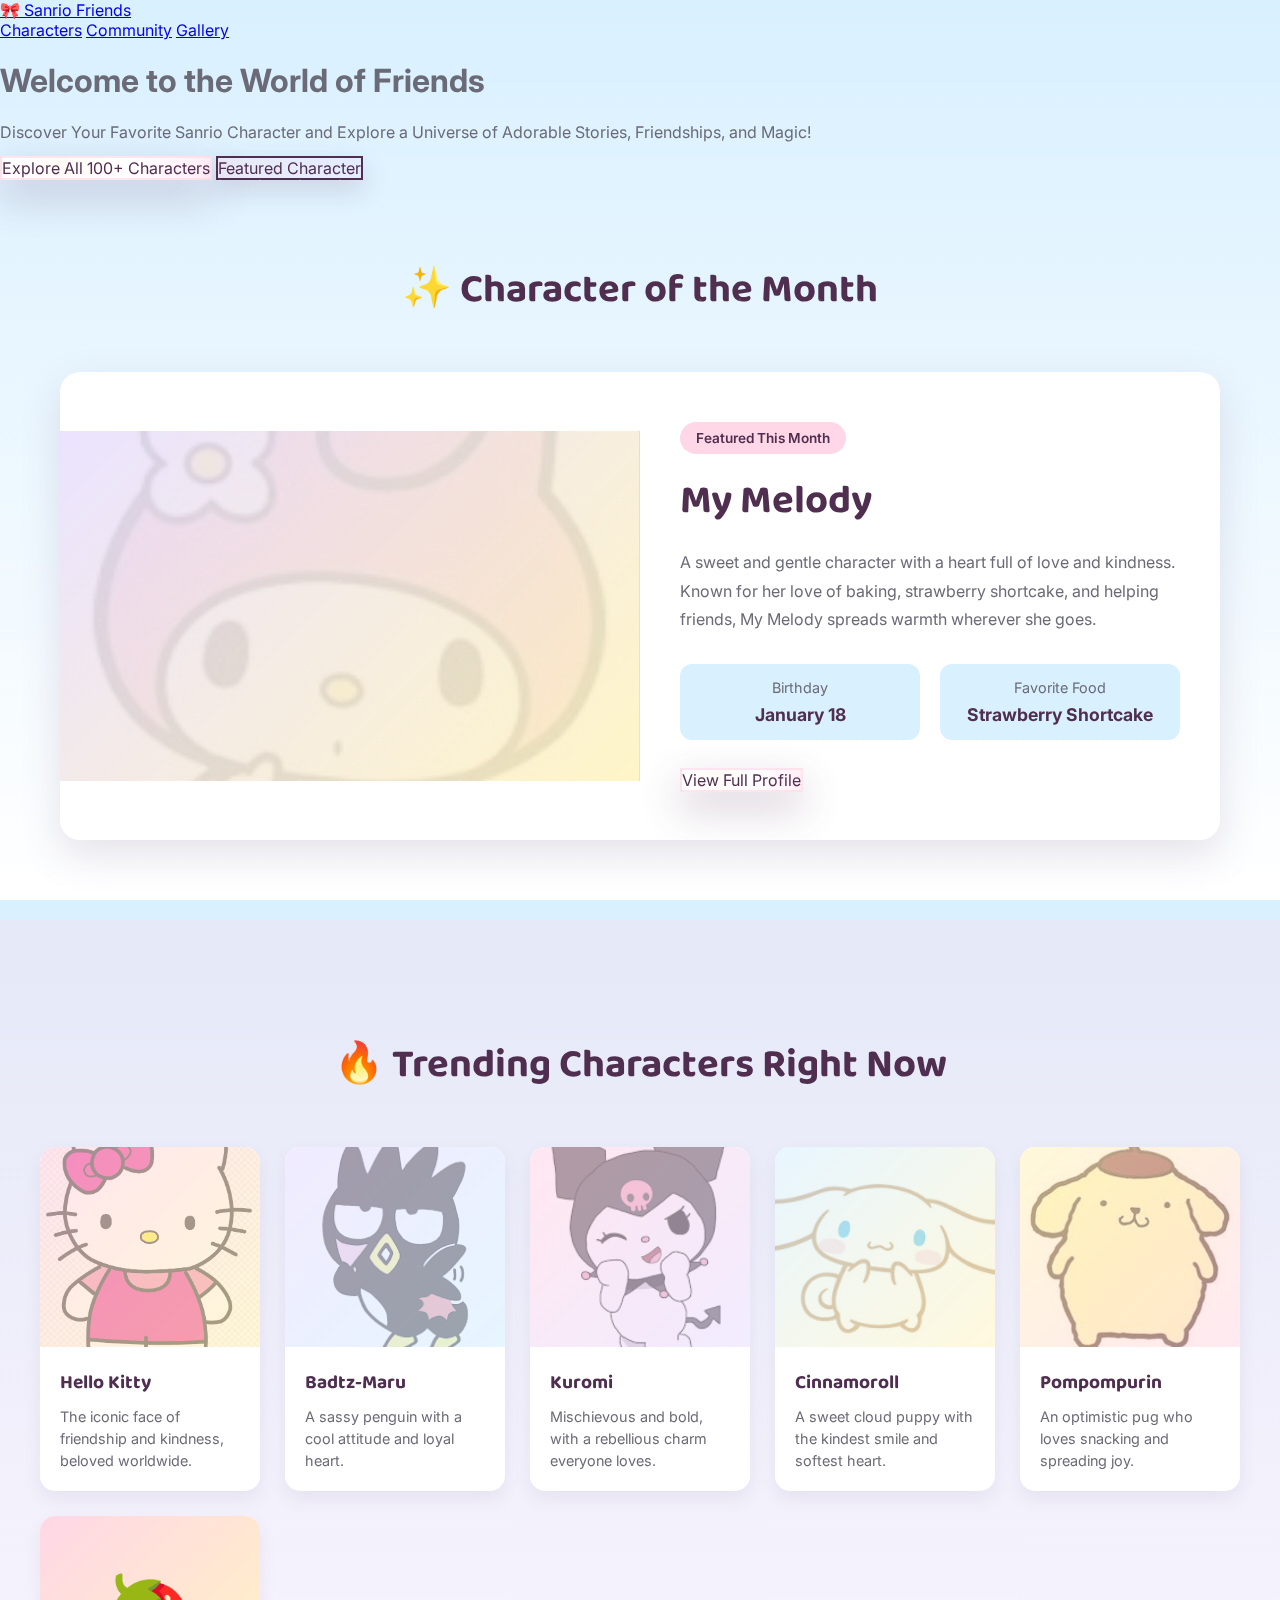
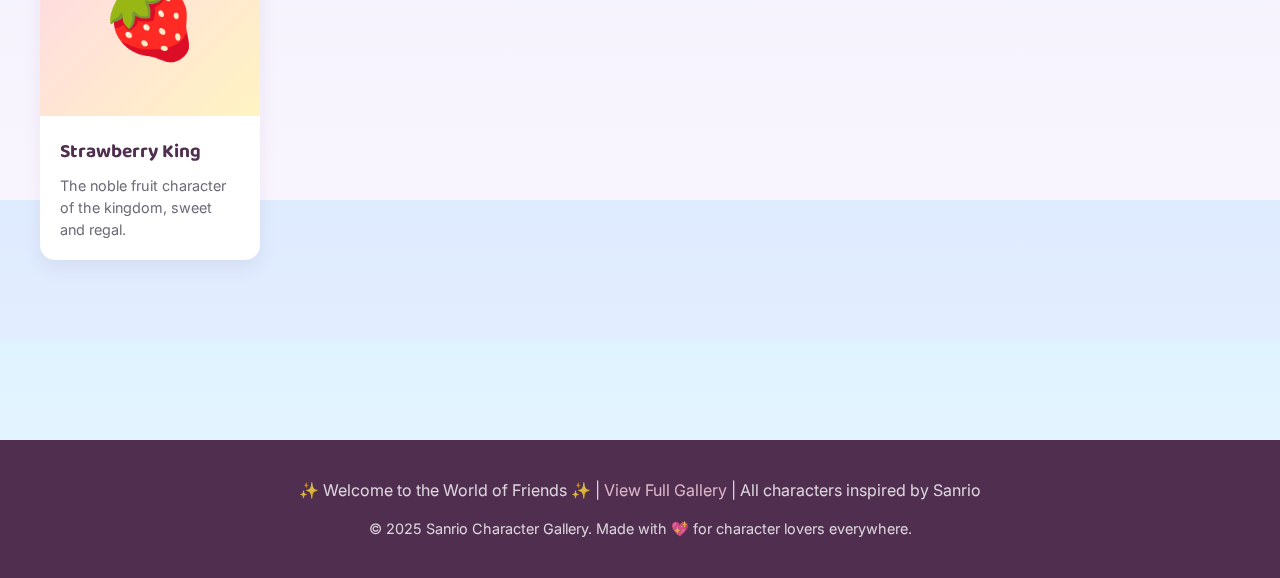
<file: home.html>
<!doctype html>
<html lang="en">
<head>
  <meta charset="utf-8" />
  <meta name="viewport" content="width=device-width,initial-scale=1" />
  <title>Sanrio Character Gallery - Welcome to the World of Friends</title>
  <link href="https://fonts.googleapis.com/css2?family=Baloo+2:wght@400;700&family=Inter:wght@300;400;600&display=swap" rel="stylesheet">
  <link rel="stylesheet" href="styles.css">
  <style>
      gap: 15px;
      justify-content: center;
      flex-wrap: wrap;
    }

    .btn {
      padding: 22px 68px;
      font-size: 1.35rem;
      border: none;
      border-radius: 24px;
      cursor: pointer;
      font-weight: 800;
      transition: all 0.22s ease;
      text-decoration: none;
      display: inline-block;
      font-family: 'Inter', sans-serif;
      letter-spacing: 0.01em;
      transform: translateZ(0);
    }

    .btn-explore {
      background: radial-gradient(circle at 30% 30%, #fffaf5 0%, #fff 40%, #ffeef7 100%);
      color: #502e50;
      box-shadow: 0 16px 40px rgba(107, 74, 107, 0.3);
      border: 2px solid rgba(255, 215, 230, 0.65);
      text-decoration: none;
      outline: 0;
    }

    .btn-explore:hover {
      transform: translateY(-6px) scale(1.06);
      box-shadow: 0 22px 48px rgba(107, 74, 107, 0.36);
    }

    .btn-secondary {
      background: linear-gradient(135deg, rgba(255, 215, 230, 0.3), rgba(233, 224, 255, 0.3));
      color: #502e50;
      border: 2px solid #502e50;
      text-decoration: none;
      box-shadow: 0 10px 26px rgba(107, 74, 107, 0.2);
    }

    .btn-secondary:hover {
      background: #502e50;
      color: white;
      transform: translateY(-6px) scale(1.06);
      box-shadow: 0 18px 32px rgba(80, 46, 80, 0.32);
    }

    /* Featured Character Section */
    .featured-section {
      max-width: 1200px;
      margin: 80px auto;
      padding: 0 20px;
    }

    .section-title {
      font-size: 2.5rem;
      font-family: 'Baloo 2', cursive;
      color: #502e50;
      text-align: center;
      margin-bottom: 50px;
    }

    .featured-card {
      background: white;
      border-radius: 20px;
      overflow: hidden;
      box-shadow: 0 15px 40px rgba(97, 69, 107, 0.15);
      display: grid;
      grid-template-columns: 1fr 1fr;
      align-items: center;
      transition: transform 0.3s ease;
    }

    .featured-card:hover {
      transform: translateY(-5px);
    }

    .featured-image {
      width: 100%;
      height: 350px;
      background: linear-gradient(135deg, rgba(233, 224, 255, 0.9), rgba(255, 244, 194, 0.9)),
        url('sanrio images/my melody image.jpeg') center/cover no-repeat;
      display: flex;
      align-items: center;
      justify-content: center;
      border-right: 1px solid rgba(80, 46, 80, 0.05);
    }

    .featured-content {
      padding: 50px 40px;
    }

    .featured-badge {
      display: inline-block;
      background: var(--pink);
      color: #502e50;
      padding: 8px 16px;
      border-radius: 20px;
      font-size: 0.85rem;
      font-weight: 600;
      margin-bottom: 15px;
    }

    .featured-content h2 {
      font-size: 2.5rem;
      font-family: 'Baloo 2', cursive;
      color: #502e50;
      margin: 0 0 15px 0;
    }

    .featured-content p {
      color: var(--muted);
      line-height: 1.8;
      margin: 15px 0;
    }

    .featured-details {
      display: grid;
      grid-template-columns: 1fr 1fr;
      gap: 20px;
      margin: 30px 0;
    }

    .detail-item {
      background: var(--baby-blue);
      padding: 15px;
      border-radius: 12px;
      text-align: center;
    }

    .detail-label {
      color: var(--muted);
      font-size: 0.9rem;
      margin-bottom: 8px;
    }

    .detail-value {
      color: #502e50;
      font-weight: 700;
      font-size: 1.1rem;
    }

    @media (max-width: 768px) {
      .featured-card {
        grid-template-columns: 1fr;
      }

      .featured-image {
        height: 280px;
      }

      .featured-content {
        padding: 30px 20px;
      }

      .featured-content h2 {
        font-size: 1.8rem;
      }

      .home-nav {
        flex-direction: column;
        gap: 15px;
      }

      .search-bar {
        width: 100%;
      }
    }

    /* Trending Characters Section */
    .trending-section {
      background: linear-gradient(180deg, rgba(255, 215, 230, 0.3), rgba(233, 224, 255, 0.3));
      padding: 80px 20px;
      margin: 80px 0 0 0;
    }

    .trending-content {
      max-width: 1200px;
      margin: 0 auto;
    }

    .trending-grid {
      display: grid;
      grid-template-columns: repeat(auto-fit, minmax(200px, 1fr));
      gap: 25px;
      margin-top: 40px;
    }

    .character-card {
      background: white;
      border-radius: 15px;
      overflow: hidden;
      box-shadow: var(--card-shadow);
      transition: all 0.3s ease;
      cursor: pointer;
    }

    .character-card:hover {
      transform: translateY(-8px);
      box-shadow: 0 15px 40px rgba(97, 69, 107, 0.2);
    }

    .character-card-image {
      width: 100%;
      height: 200px;
      background: linear-gradient(135deg, var(--pink), var(--soft-yellow));
      display: flex;
      align-items: center;
      justify-content: center;
      font-size: 80px;
    }

    .character-card-image.hello-kitty {
      background: linear-gradient(135deg, rgba(255, 215, 230, 0.65), rgba(255, 244, 194, 0.65)),
        url('sanrio images/hello kitty 1.png') center/cover no-repeat;
      color: transparent;
      font-size: 0;
    }

    .character-card-image.badtz-maru {
      background: linear-gradient(135deg, rgba(233, 224, 255, 0.65), rgba(217, 240, 255, 0.65)),
        url('sanrio images/badtz maru.png') center/cover no-repeat;
      color: transparent;
      font-size: 0;
    }

    .character-card-image.kuromi {
      background: linear-gradient(135deg, rgba(255, 215, 230, 0.6), rgba(233, 224, 255, 0.6)),
        url('sanrio images/kuromi.png') center/cover no-repeat;
      color: transparent;
      font-size: 0;
    }

    .character-card-image.cinnamoroll {
      background: linear-gradient(135deg, rgba(217, 240, 255, 0.6), rgba(255, 244, 194, 0.55)),
        url('sanrio images/cinnamoroll.png') center/cover no-repeat;
      color: transparent;
      font-size: 0;
    }

    .character-card-image.pompompurin {
      background: linear-gradient(135deg, rgba(255, 244, 194, 0.65), rgba(255, 215, 230, 0.55)),
        url('sanrio images/pompompurin.jpeg') center/cover no-repeat;
      color: transparent;
      font-size: 0;
    }

    .character-card-content {
      padding: 20px;
    }

    .character-card-name {
      font-family: 'Baloo 2', cursive;
      font-size: 1.2rem;
      color: #502e50;
      margin: 0 0 8px 0;
    }

    .character-card-desc {
      color: var(--muted);
      font-size: 0.9rem;
      line-height: 1.5;
      margin: 0;
    }

    /* Community Section */
    .community-section {
      max-width: 1200px;
      margin: 80px auto;
      padding: 0 20px;
    }

    .community-grid {
      display: grid;
      grid-template-columns: repeat(auto-fit, minmax(280px, 1fr));
      gap: 25px;
      margin-top: 40px;
    }

    .community-card {
      background: white;
      padding: 35px;
      border-radius: 15px;
      box-shadow: var(--card-shadow);
      text-align: center;
      transition: all 0.3s ease;
    }

    .community-card:hover {
      transform: translateY(-5px);
      box-shadow: 0 15px 40px rgba(97, 69, 107, 0.15);
    }

    .community-icon {
      font-size: 3.5rem;
      margin-bottom: 15px;
    }

    .community-card h3 {
      font-family: 'Baloo 2', cursive;
      color: #502e50;
      margin: 0 0 12px 0;
      font-size: 1.3rem;
    }

    .community-card p {
      color: var(--muted);
      margin: 0 0 20px 0;
      line-height: 1.6;
    }

    .community-card a {
      color: #502e50;
      text-decoration: none;
      font-weight: 600;
      transition: color 0.3s ease;
    }

    .community-card a:hover {
      color: #ffc0cb;
    }

    /* New Debut Section */
    .debut-section {
      background: linear-gradient(135deg, #fff4c2, #e9e0ff);
      padding: 60px 20px;
      margin: 80px 0;
      border-radius: 20px;
    }

    .debut-content {
      max-width: 900px;
      margin: 0 auto;
      text-align: center;
    }

    .debut-badge {
      display: inline-block;
      background: var(--pink);
      color: #502e50;
      padding: 10px 20px;
      border-radius: 25px;
      font-weight: 600;
      margin-bottom: 20px;
      animation: pulse 2s ease-in-out infinite;
    }

    .debut-content h2 {
      font-size: 2.5rem;
      font-family: 'Baloo 2', cursive;
      color: #502e50;
      margin: 0 0 15px 0;
    }

    .debut-content p {
      font-size: 1.1rem;
      color: #502e50;
      margin: 0 0 30px 0;
      line-height: 1.8;
    }

    @keyframes fadeInDown {
      from {
        opacity: 0;
        transform: translateY(-30px);
      }
      to {
        opacity: 1;
        transform: translateY(0);
      }
    }

    @keyframes pulse {
      0%, 100% {
        transform: scale(1);
      }
      50% {
        transform: scale(1.05);
      }
    }

    /* Footer */
    .home-footer {
      background: #502e50;
      color: white;
      text-align: center;
      padding: 40px 20px;
      margin-top: 100px;
    }

    .home-footer p {
      margin: 0;
      opacity: 0.8;
    }

    .home-footer a {
      color: var(--pink);
      text-decoration: none;
    }

    .home-footer a:hover {
      text-decoration: underline;
    }

    .sparkles {
      position: fixed;
      inset: 0;
      pointer-events: none;
      opacity: 0.15;
      z-index: 0;
    }
  </style>
</head>
<body>
  <div class="sparkles" aria-hidden="true"></div>

  <!-- Header Navigation -->
  <header class="home-header">
    <div class="home-header-content">
      <a href="home.html" class="home-logo">🎀 Sanrio Friends</a>
      <nav class="home-nav">
        <a href="#characters">Characters</a>
        <a href="#community">Community</a>
        <a href="index.html">Gallery</a>
      </nav>
    </div>
  </header>

  <!-- Hero Banner -->
  <section class="hero-banner">
    <div class="hero-content">
      <h1>Welcome to the World of Friends</h1>
      <p>Discover Your Favorite Sanrio Character and Explore a Universe of Adorable Stories, Friendships, and Magic!</p>
      <div class="hero-cta">
        <a href="index.html" class="btn btn-explore">Explore All 100+ Characters</a>
        <a href="#featured" class="btn btn-secondary">Featured Character</a>
      </div>
    </div>
  </section>

  <!-- Featured Character of the Month -->
  <section class="featured-section" id="featured">
    <h2 class="section-title">✨ Character of the Month</h2>
    <div class="featured-card">
      <div class="featured-image" role="img" aria-label="My Melody"></div>
      <div class="featured-content">
        <div class="featured-badge">Featured This Month</div>
        <h2>My Melody</h2>
        <p>A sweet and gentle character with a heart full of love and kindness. Known for her love of baking, strawberry shortcake, and helping friends, My Melody spreads warmth wherever she goes.</p>
        <div class="featured-details">
          <div class="detail-item">
            <div class="detail-label">Birthday</div>
            <div class="detail-value">January 18</div>
          </div>
          <div class="detail-item">
            <div class="detail-label">Favorite Food</div>
            <div class="detail-value">Strawberry Shortcake</div>
          </div>
        </div>
        <a href="index.html" class="btn btn-explore">View Full Profile</a>
      </div>
    </div>
  </section>

  <!-- Trending Characters -->
  <section class="trending-section" id="characters">
    <div class="trending-content">
      <h2 class="section-title">🔥 Trending Characters Right Now</h2>
      <div class="trending-grid">
        <div class="character-card">
          <div class="character-card-image hello-kitty" aria-label="Hello Kitty"></div>
          <div class="character-card-content">
            <h3 class="character-card-name">Hello Kitty</h3>
            <p class="character-card-desc">The iconic face of friendship and kindness, beloved worldwide.</p>
          </div>
        </div>
        <div class="character-card">
          <div class="character-card-image badtz-maru" aria-label="Badtz-Maru"></div>
          <div class="character-card-content">
            <h3 class="character-card-name">Badtz-Maru</h3>
            <p class="character-card-desc">A sassy penguin with a cool attitude and loyal heart.</p>
          </div>
        </div>
        <div class="character-card">
          <div class="character-card-image kuromi" aria-label="Kuromi"></div>
          <div class="character-card-content">
            <h3 class="character-card-name">Kuromi</h3>
            <p class="character-card-desc">Mischievous and bold, with a rebellious charm everyone loves.</p>
          </div>
        </div>
        <div class="character-card">
          <div class="character-card-image cinnamoroll" aria-label="Cinnamoroll"></div>
          <div class="character-card-content">
            <h3 class="character-card-name">Cinnamoroll</h3>
            <p class="character-card-desc">A sweet cloud puppy with the kindest smile and softest heart.</p>
          </div>
        </div>
        <div class="character-card">
          <div class="character-card-image pompompurin" aria-label="Pompompurin"></div>
          <div class="character-card-content">
            <h3 class="character-card-name">Pompompurin</h3>
            <p class="character-card-desc">An optimistic pug who loves snacking and spreading joy.</p>
          </div>
        </div>
        <div class="character-card">
          <div class="character-card-image">🍓</div>
          <div class="character-card-content">
            <h3 class="character-card-name">Strawberry King</h3>
            <p class="character-card-desc">The noble fruit character of the kingdom, sweet and regal.</p>
          </div>
        </div>
      </div>
    </div>
  </section>

  <!-- Footer -->
  <footer class="home-footer">
    <p>✨ Welcome to the World of Friends ✨ | <a href="index.html">View Full Gallery</a> | All characters inspired by Sanrio</p>
    <p style="margin-top: 20px; font-size: 0.9rem;">© 2025 Sanrio Character Gallery. Made with 💖 for character lovers everywhere.</p>
  </footer>

  <script>
    // Search functionality
    // Search bar removed

    // Smooth scroll for anchor links
    document.querySelectorAll('a[href^="#"]').forEach(anchor => {
      anchor.addEventListener('click', function (e) {
        if (this.getAttribute('href') !== '#') {
          e.preventDefault();
          const target = document.querySelector(this.getAttribute('href'));
          if (target) {
            target.scrollIntoView({ behavior: 'smooth' });
          }
        }
      });
    });

    // Trending cards click to gallery
    document.querySelectorAll('.character-card').forEach(card => {
      card.addEventListener('click', () => {
        window.location.href = 'index.html';
      });
    });
  </script>
</body>
</html>
</file>
<file: styles.css>
:root{
  --pink:#ffd7e6;
  --baby-blue:#d9f0ff;
  --lavender:#e9e0ff;
  --soft-yellow:#fff4c2;
  --muted:#6b6b78;
  --card-shadow: 0 8px 18px rgba(97,69,107,0.08);
  --glass: rgba(255,255,255,0.6);
}
*{box-sizing:border-box}
html,body{height:100%}
body{
  margin:0;
  font-family: 'Inter', system-ui, -apple-system, 'Segoe UI', Roboto, 'Helvetica Neue', Arial;
  background: linear-gradient(180deg,var(--baby-blue), #fff);
  color:var(--muted);
  -webkit-font-smoothing:antialiased;
}

.sparkles{position:fixed;inset:0;pointer-events:none;background-image:radial-gradient(rgba(255,255,255,0.7) 1px, transparent 1px);background-size:40px 40px;opacity:0.7;mix-blend-mode:screen;animation:float 10s linear infinite}
@keyframes float{from{background-position:0 0}to{background-position:400px 400px}}

.site-header{padding:24px 16px 8px;display:flex;align-items:center;justify-content:space-between;gap:16px}
.title-wrap{max-width:70%}
.site-title{font-family:'Baloo 2', 'Baloo', cursive;font-size:28px;margin:0;color:#5a2b54}
.site-subtitle{margin:4px 0 0;font-size:13px;color:#7b6281}

.top-nav{display:flex;gap:8px}
.nav-btn{background:transparent;border:0;padding:8px 12px;border-radius:12px;cursor:pointer;font-size:14px}
.nav-btn.active{background:linear-gradient(90deg,var(--lavender),var(--pink));box-shadow:var(--card-shadow);color:#44233a}

main{padding:12px}
.home-hero{display:flex;gap:18px;align-items:center;justify-content:space-between}
.hero-card{background:linear-gradient(180deg,rgba(255,255,255,0.85),var(--glass));padding:20px;border-radius:16px;box-shadow:var(--card-shadow);max-width:720px}
.hero-card h2{margin:0 0 8px;font-family:'Baloo 2';color:#5a2b54}
.hero-actions{margin-top:12px;display:flex;gap:10px}
.primary{background:linear-gradient(90deg,var(--pink),var(--baby-blue));border:0;padding:10px 14px;border-radius:12px;color:#3a1d33;cursor:pointer}
.ghost{background:transparent;border:1px solid rgba(90,43,84,0.06);padding:10px 14px;border-radius:12px}

.container{padding:12px}
.pattern-surface{width:240px;height:240px;border-radius:16px;box-shadow:var(--card-shadow);background-size:cover;background-position:center;flex-shrink:0;position:relative;display:flex;align-items:center;justify-content:center;overflow:hidden}
.pattern-surface:before{content:"";display:block;position:absolute;width:100%;height:100%;border-radius:16px;background:linear-gradient(180deg,rgba(255,255,255,0.25),rgba(255,255,255,0.05));pointer-events:none}
.hero-image{width:100%;height:100%;object-fit:cover;border-radius:16px;position:relative;z-index:1}
.controls{display:flex;justify-content:flex-end;margin-bottom:12px}
.controls #searchInput{width:100%;max-width:320px;padding:10px 12px;border-radius:12px;border:1px solid rgba(90,43,84,0.06);background:linear-gradient(90deg,#fff,#fffaf5);box-shadow:var(--card-shadow);font-size:14px}
.cards-grid{display:grid;grid-template-columns:repeat(auto-fill,minmax(180px,1fr));gap:16px}

.import-export h4{margin:8px 0 6px}
.import-export p{margin:0 0 8px;color:#7b6281}

/* Toast notification */
.toast{position:fixed;left:50%;transform:translateX(-50%);bottom:24px;background:linear-gradient(90deg,#fff,#fffaf5);padding:10px 16px;border-radius:999px;box-shadow:0 8px 20px rgba(80,46,80,0.12);color:#4a2d43;font-weight:600;display:none}
.toast.show{display:block;animation:toast-in .36s ease}
@keyframes toast-in{from{transform:translateX(-50%) translateY(12px);opacity:0}to{transform:translateX(-50%) translateY(0);opacity:1}}
.card{background:var(--pink);padding:14px;border-radius:14px;box-shadow:var(--card-shadow);display:flex;flex-direction:column;align-items:center;gap:8px;cursor:pointer;transition:transform .18s ease,box-shadow .18s}
.card:hover{transform:translateY(-6px) scale(1.02)}
.card-img{width:110px;height:110px;background:linear-gradient(180deg,rgba(255,255,255,0.6),rgba(255,255,255,0.2));border-radius:50%;display:flex;align-items:center;justify-content:center;font-size:48px}
.card-img img{width:86px;height:86px;border-radius:50%;object-fit:cover}
.placeholder-emoji{width:86px;height:86px;border-radius:50%;display:flex;align-items:center;justify-content:center;background:linear-gradient(90deg,rgba(255,255,255,0.6),rgba(255,255,255,0.2));font-weight:700;color:#5a2b54}
.card h3{margin:0;font-size:16px;color:#4a2d43}
.card .meta{font-size:12px;color:#6e5a6e}
.heart-btn{background:transparent;border:0;font-size:20px;cursor:pointer}
.card-bday{font-size:12px;color:#7b6281;margin-top:-4px}

.modal{position:fixed;inset:0;display:none;align-items:center;justify-content:center;background:linear-gradient(180deg,rgba(10,10,10,0.15),rgba(10,10,10,0.25));padding:20px}
.modal[aria-hidden="false"]{display:flex}
.modal-card{background:linear-gradient(180deg,#fff, #fffaf5);border-radius:14px;box-shadow:0 20px 40px rgba(80,46,80,0.15);max-width:900px;max-height:90vh;overflow:auto;padding:18px;position:relative}
.close{position:absolute;right:12px;top:12px;background:transparent;border:0;font-size:20px;cursor:pointer}

.detail-grid{display:grid;grid-template-columns:260px 1fr;gap:20px}
.detail-img{width:240px;height:240px;border-radius:18px;background:linear-gradient(135deg,var(--lavender),var(--soft-yellow));display:flex;align-items:center;justify-content:center;font-size:84px}
.detail-img img{width:100%;height:100%;object-fit:contain;border-radius:12px}
.detail-placeholder{width:200px;height:200px;border-radius:14px;display:flex;align-items:center;justify-content:center;background:linear-gradient(90deg,#fff,#f7efff);font-size:48px;color:#6b4a6b;font-weight:700}
.detail h2{margin:0 0 6px;font-family:'Baloo 2'}
.tag{background:rgba(255,255,255,0.6);padding:6px 10px;border-radius:999px;font-size:12px;color:#6a4a5b}
.detail .birthday{font-size:13px;color:#5b415b;margin-top:6px}

.info-section{margin-top:12px}
.info-section h4{margin:8px 0 6px}
.funfacts{background:linear-gradient(90deg,var(--baby-blue),var(--lavender));padding:10px;border-radius:10px}

.about-card{background:linear-gradient(180deg,rgba(255,255,255,0.8),var(--glass));padding:18px;border-radius:12px;box-shadow:var(--card-shadow)}

.site-footer{padding:12px;text-align:center;color:#6b506b}
.tiny-icons{font-size:18px}

@media(max-width:800px){
  .detail-grid{grid-template-columns:1fr}
  .site-title{font-size:22px}
  .cards-grid{grid-template-columns:repeat(auto-fill,minmax(140px,1fr))}
}
</file>
